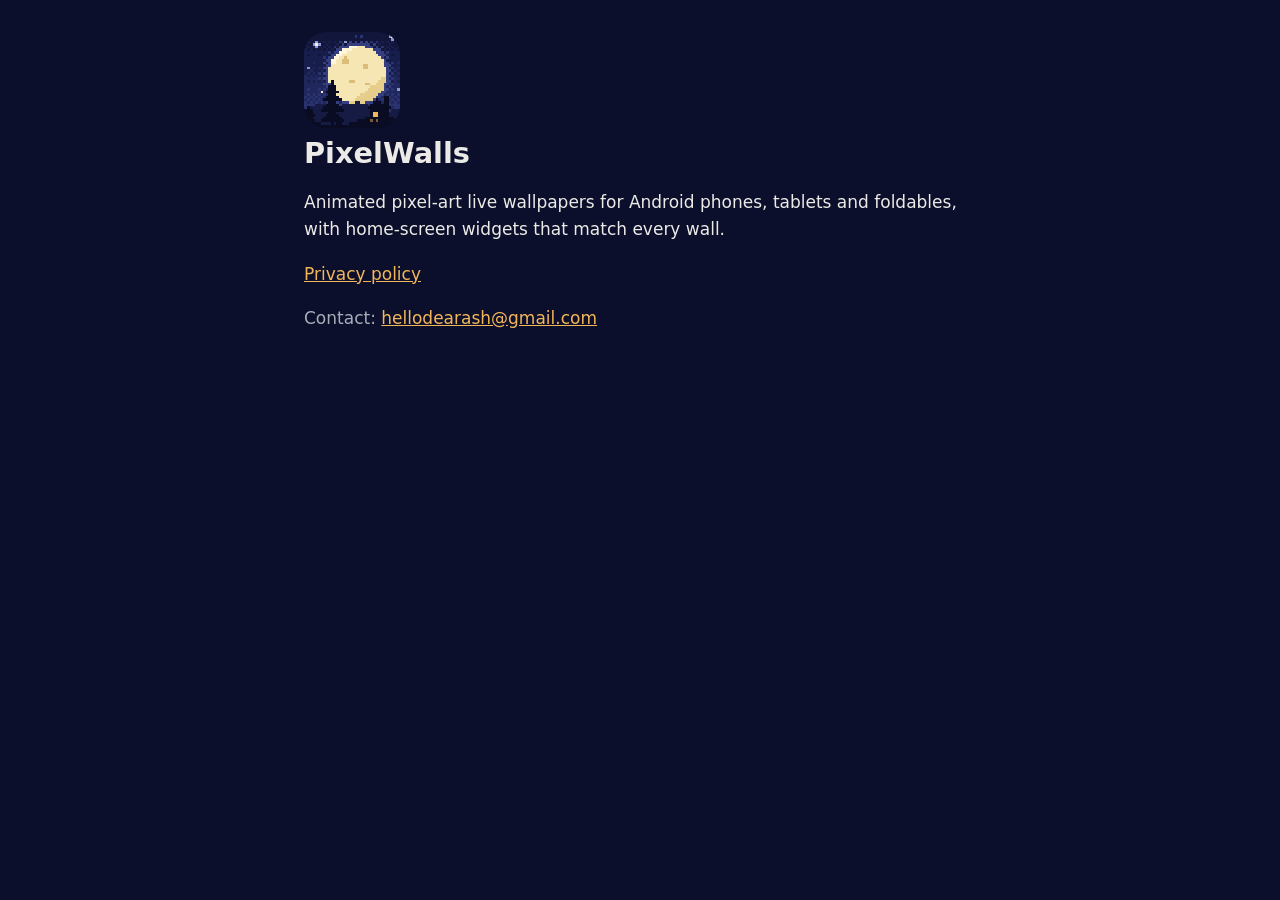
<file: index.html>
<!doctype html>
<html lang="en">
<head>
<meta charset="utf-8">
<meta name="viewport" content="width=device-width, initial-scale=1">
<title>PixelWalls</title>
<link rel="stylesheet" href="style.css">
</head>
<body>
<main>
<img class="icon" src="pixelwalls/icon.png" alt="">
<h1>PixelWalls</h1>
<p>Animated pixel-art live wallpapers for Android phones, tablets and foldables, with home-screen widgets that match every wall.</p>
<p><a href="pixelwalls/privacy.html">Privacy policy</a></p>
<p class="muted">Contact: <a href="mailto:hellodearash@gmail.com">hellodearash@gmail.com</a></p>
</main>
</body>
</html>
</file>
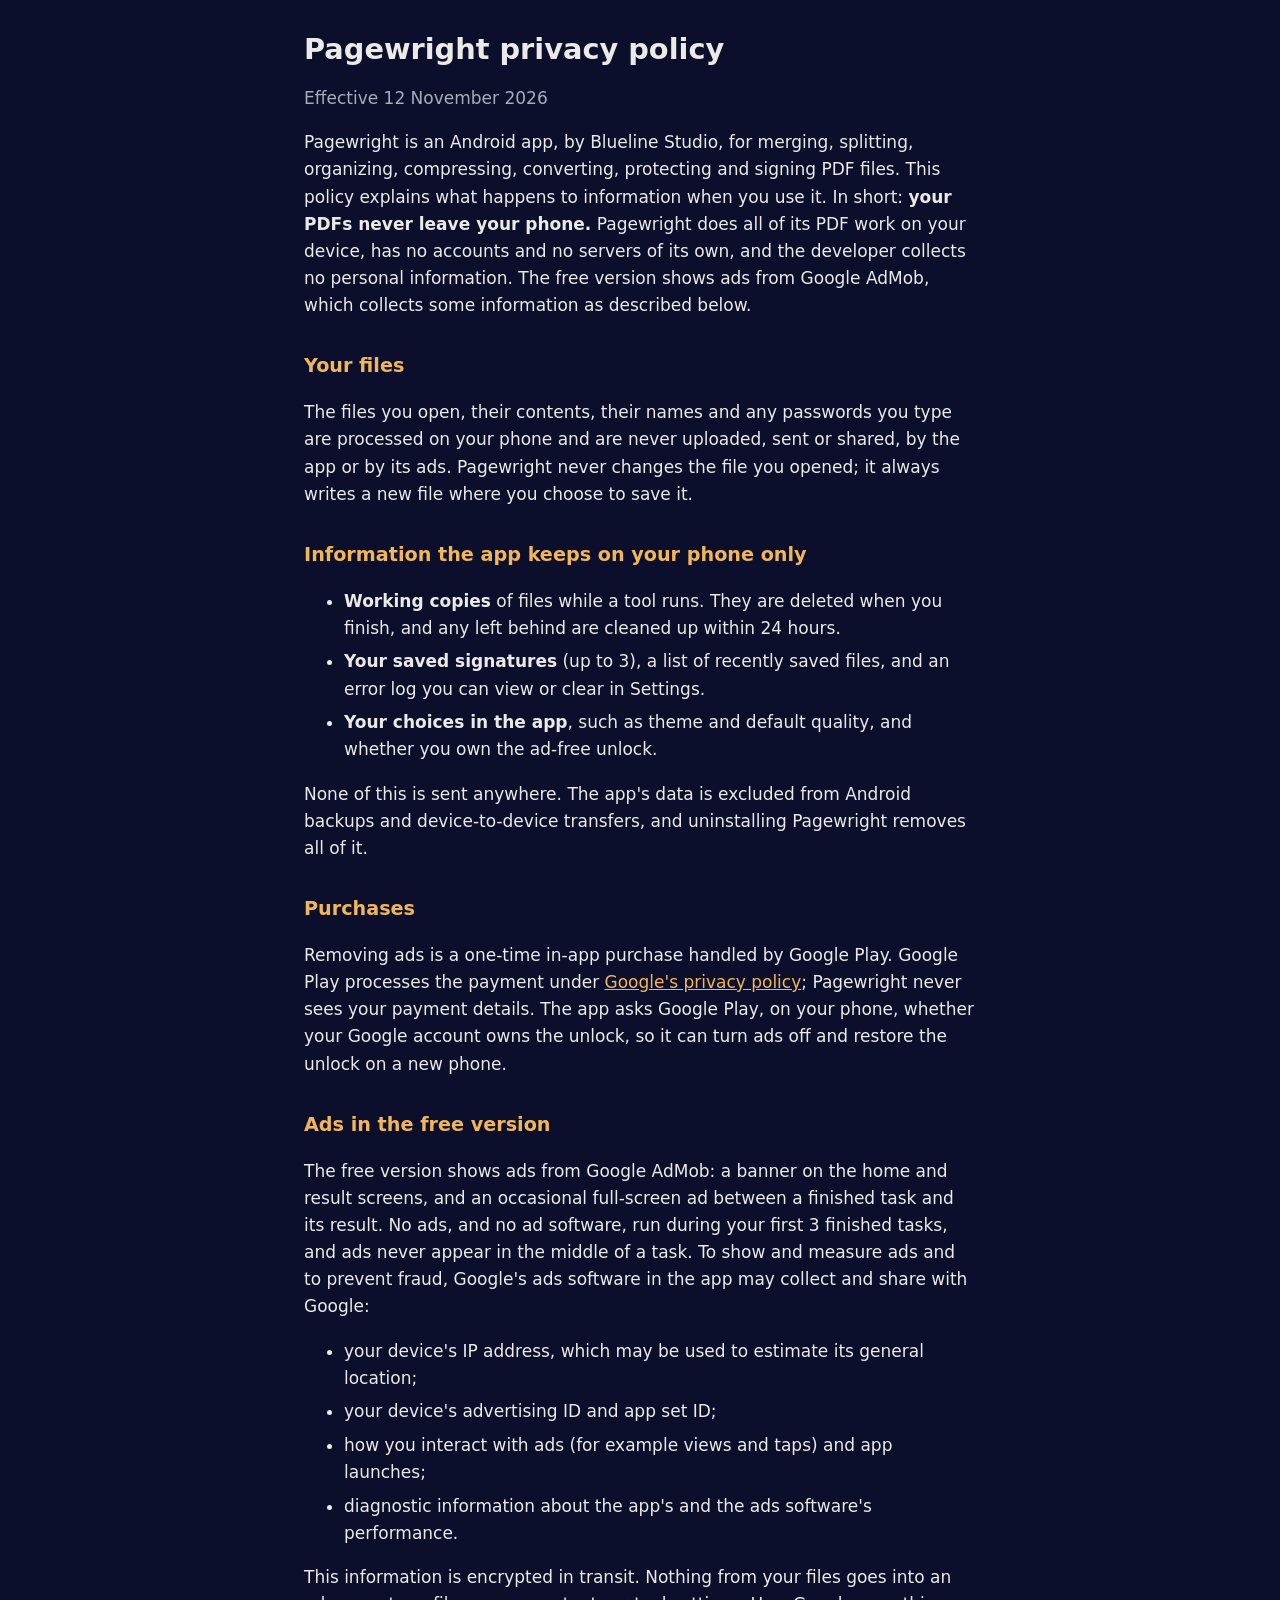
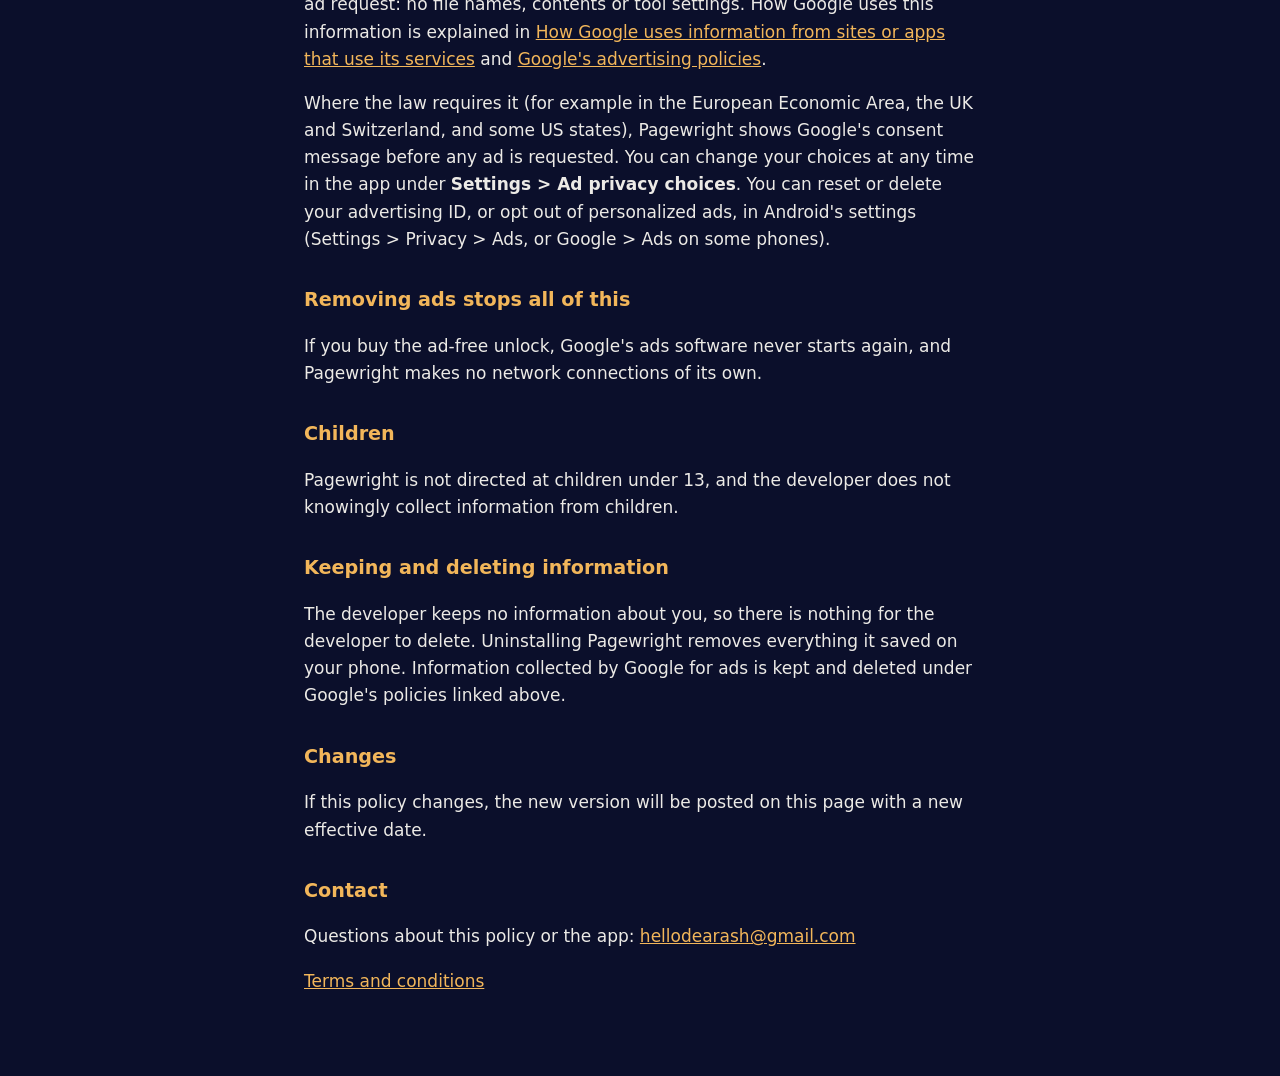
<file: pagewright/privacy.html>
<!doctype html>
<html lang="en">
<head>
<meta charset="utf-8">
<meta name="viewport" content="width=device-width, initial-scale=1">
<title>Pagewright privacy policy</title>
<link rel="stylesheet" href="../style.css">
</head>
<body>
<main>
<h1>Pagewright privacy policy</h1>
<p class="muted">Effective 12 November 2026</p>

<p>Pagewright is an Android app, by Blueline Studio, for merging, splitting, organizing, compressing, converting, protecting and signing PDF files. This policy explains what happens to information when you use it. In short: <strong>your PDFs never leave your phone.</strong> Pagewright does all of its PDF work on your device, has no accounts and no servers of its own, and the developer collects no personal information. The free version shows ads from Google AdMob, which collects some information as described below.</p>

<h2>Your files</h2>
<p>The files you open, their contents, their names and any passwords you type are processed on your phone and are never uploaded, sent or shared, by the app or by its ads. Pagewright never changes the file you opened; it always writes a new file where you choose to save it.</p>

<h2>Information the app keeps on your phone only</h2>
<ul>
<li><strong>Working copies</strong> of files while a tool runs. They are deleted when you finish, and any left behind are cleaned up within 24 hours.</li>
<li><strong>Your saved signatures</strong> (up to 3), a list of recently saved files, and an error log you can view or clear in Settings.</li>
<li><strong>Your choices in the app</strong>, such as theme and default quality, and whether you own the ad-free unlock.</li>
</ul>
<p>None of this is sent anywhere. The app's data is excluded from Android backups and device-to-device transfers, and uninstalling Pagewright removes all of it.</p>

<h2>Purchases</h2>
<p>Removing ads is a one-time in-app purchase handled by Google Play. Google Play processes the payment under <a href="https://policies.google.com/privacy">Google's privacy policy</a>; Pagewright never sees your payment details. The app asks Google Play, on your phone, whether your Google account owns the unlock, so it can turn ads off and restore the unlock on a new phone.</p>

<h2>Ads in the free version</h2>
<p>The free version shows ads from Google AdMob: a banner on the home and result screens, and an occasional full-screen ad between a finished task and its result. No ads, and no ad software, run during your first 3 finished tasks, and ads never appear in the middle of a task. To show and measure ads and to prevent fraud, Google's ads software in the app may collect and share with Google:</p>
<ul>
<li>your device's IP address, which may be used to estimate its general location;</li>
<li>your device's advertising ID and app set ID;</li>
<li>how you interact with ads (for example views and taps) and app launches;</li>
<li>diagnostic information about the app's and the ads software's performance.</li>
</ul>
<p>This information is encrypted in transit. Nothing from your files goes into an ad request: no file names, contents or tool settings. How Google uses this information is explained in <a href="https://policies.google.com/technologies/partner-sites">How Google uses information from sites or apps that use its services</a> and <a href="https://policies.google.com/technologies/ads">Google's advertising policies</a>.</p>
<p>Where the law requires it (for example in the European Economic Area, the UK and Switzerland, and some US states), Pagewright shows Google's consent message before any ad is requested. You can change your choices at any time in the app under <strong>Settings &gt; Ad privacy choices</strong>. You can reset or delete your advertising ID, or opt out of personalized ads, in Android's settings (Settings &gt; Privacy &gt; Ads, or Google &gt; Ads on some phones).</p>

<h2>Removing ads stops all of this</h2>
<p>If you buy the ad-free unlock, Google's ads software never starts again, and Pagewright makes no network connections of its own.</p>

<h2>Children</h2>
<p>Pagewright is not directed at children under 13, and the developer does not knowingly collect information from children.</p>

<h2>Keeping and deleting information</h2>
<p>The developer keeps no information about you, so there is nothing for the developer to delete. Uninstalling Pagewright removes everything it saved on your phone. Information collected by Google for ads is kept and deleted under Google's policies linked above.</p>

<h2>Changes</h2>
<p>If this policy changes, the new version will be posted on this page with a new effective date.</p>

<h2>Contact</h2>
<p>Questions about this policy or the app: <a href="mailto:hellodearash@gmail.com">hellodearash@gmail.com</a></p>
<p class="muted"><a href="terms.html">Terms and conditions</a></p>
</main>
</body>
</html>
</file>
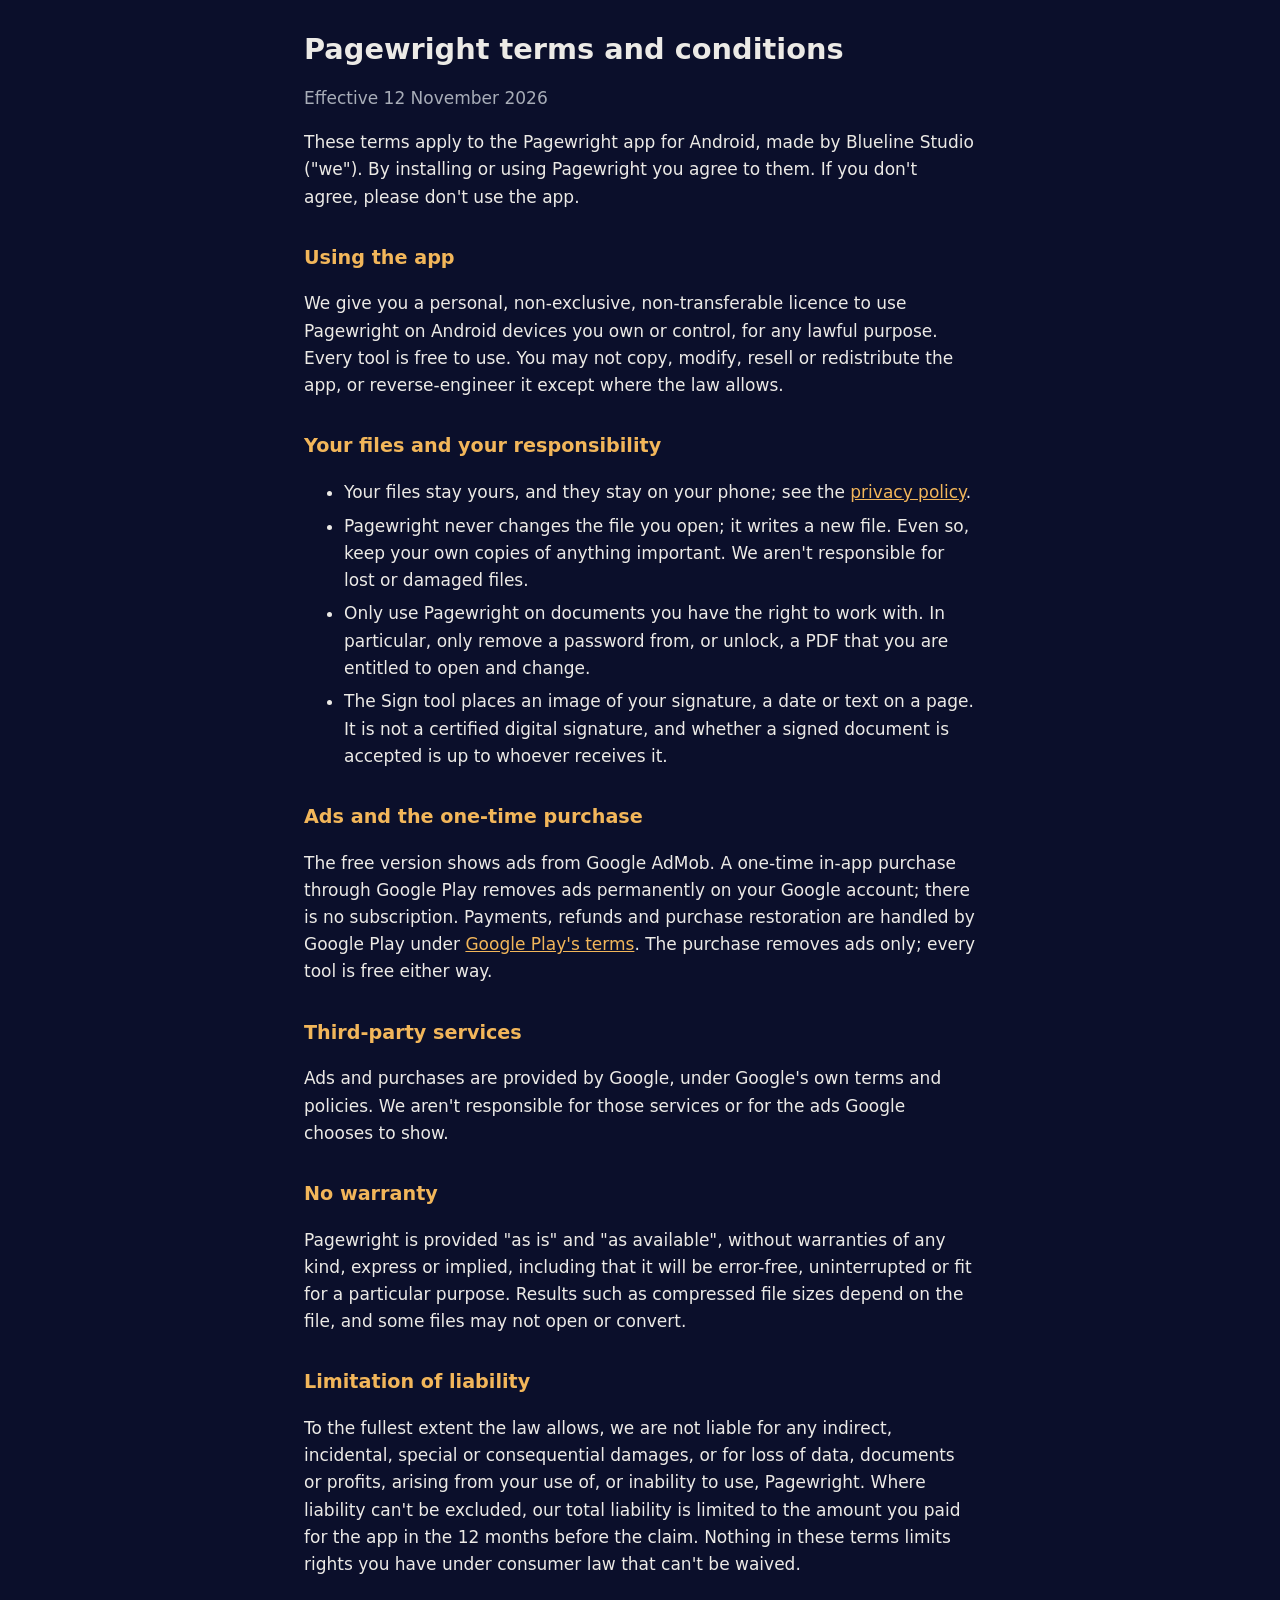
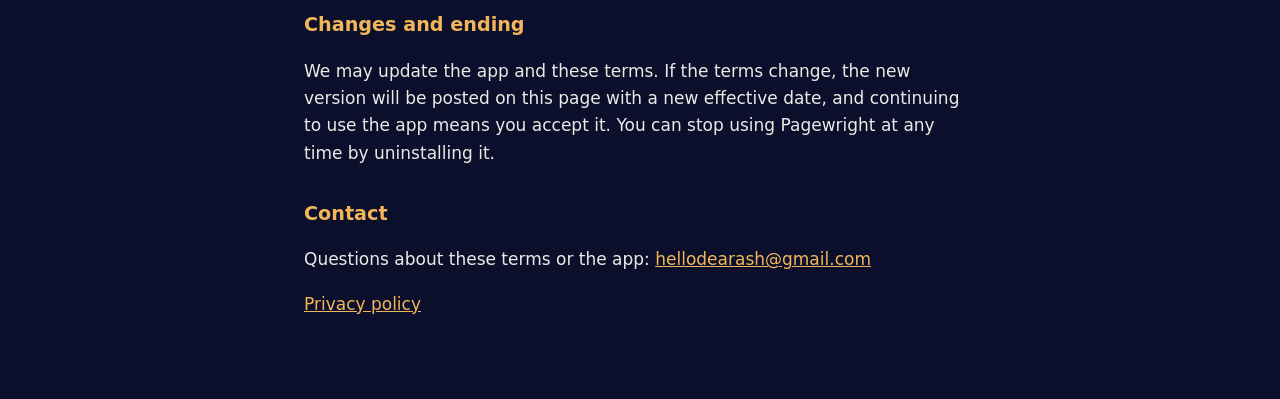
<file: pagewright/terms.html>
<!doctype html>
<html lang="en">
<head>
<meta charset="utf-8">
<meta name="viewport" content="width=device-width, initial-scale=1">
<title>Pagewright terms and conditions</title>
<link rel="stylesheet" href="../style.css">
</head>
<body>
<main>
<h1>Pagewright terms and conditions</h1>
<p class="muted">Effective 12 November 2026</p>

<p>These terms apply to the Pagewright app for Android, made by Blueline Studio ("we"). By installing or using Pagewright you agree to them. If you don't agree, please don't use the app.</p>

<h2>Using the app</h2>
<p>We give you a personal, non-exclusive, non-transferable licence to use Pagewright on Android devices you own or control, for any lawful purpose. Every tool is free to use. You may not copy, modify, resell or redistribute the app, or reverse-engineer it except where the law allows.</p>

<h2>Your files and your responsibility</h2>
<ul>
<li>Your files stay yours, and they stay on your phone; see the <a href="privacy.html">privacy policy</a>.</li>
<li>Pagewright never changes the file you open; it writes a new file. Even so, keep your own copies of anything important. We aren't responsible for lost or damaged files.</li>
<li>Only use Pagewright on documents you have the right to work with. In particular, only remove a password from, or unlock, a PDF that you are entitled to open and change.</li>
<li>The Sign tool places an image of your signature, a date or text on a page. It is not a certified digital signature, and whether a signed document is accepted is up to whoever receives it.</li>
</ul>

<h2>Ads and the one-time purchase</h2>
<p>The free version shows ads from Google AdMob. A one-time in-app purchase through Google Play removes ads permanently on your Google account; there is no subscription. Payments, refunds and purchase restoration are handled by Google Play under <a href="https://play.google.com/about/play-terms/">Google Play's terms</a>. The purchase removes ads only; every tool is free either way.</p>

<h2>Third-party services</h2>
<p>Ads and purchases are provided by Google, under Google's own terms and policies. We aren't responsible for those services or for the ads Google chooses to show.</p>

<h2>No warranty</h2>
<p>Pagewright is provided "as is" and "as available", without warranties of any kind, express or implied, including that it will be error-free, uninterrupted or fit for a particular purpose. Results such as compressed file sizes depend on the file, and some files may not open or convert.</p>

<h2>Limitation of liability</h2>
<p>To the fullest extent the law allows, we are not liable for any indirect, incidental, special or consequential damages, or for loss of data, documents or profits, arising from your use of, or inability to use, Pagewright. Where liability can't be excluded, our total liability is limited to the amount you paid for the app in the 12 months before the claim. Nothing in these terms limits rights you have under consumer law that can't be waived.</p>

<h2>Changes and ending</h2>
<p>We may update the app and these terms. If the terms change, the new version will be posted on this page with a new effective date, and continuing to use the app means you accept it. You can stop using Pagewright at any time by uninstalling it.</p>

<h2>Contact</h2>
<p>Questions about these terms or the app: <a href="mailto:hellodearash@gmail.com">hellodearash@gmail.com</a></p>
<p class="muted"><a href="privacy.html">Privacy policy</a></p>
</main>
</body>
</html>
</file>
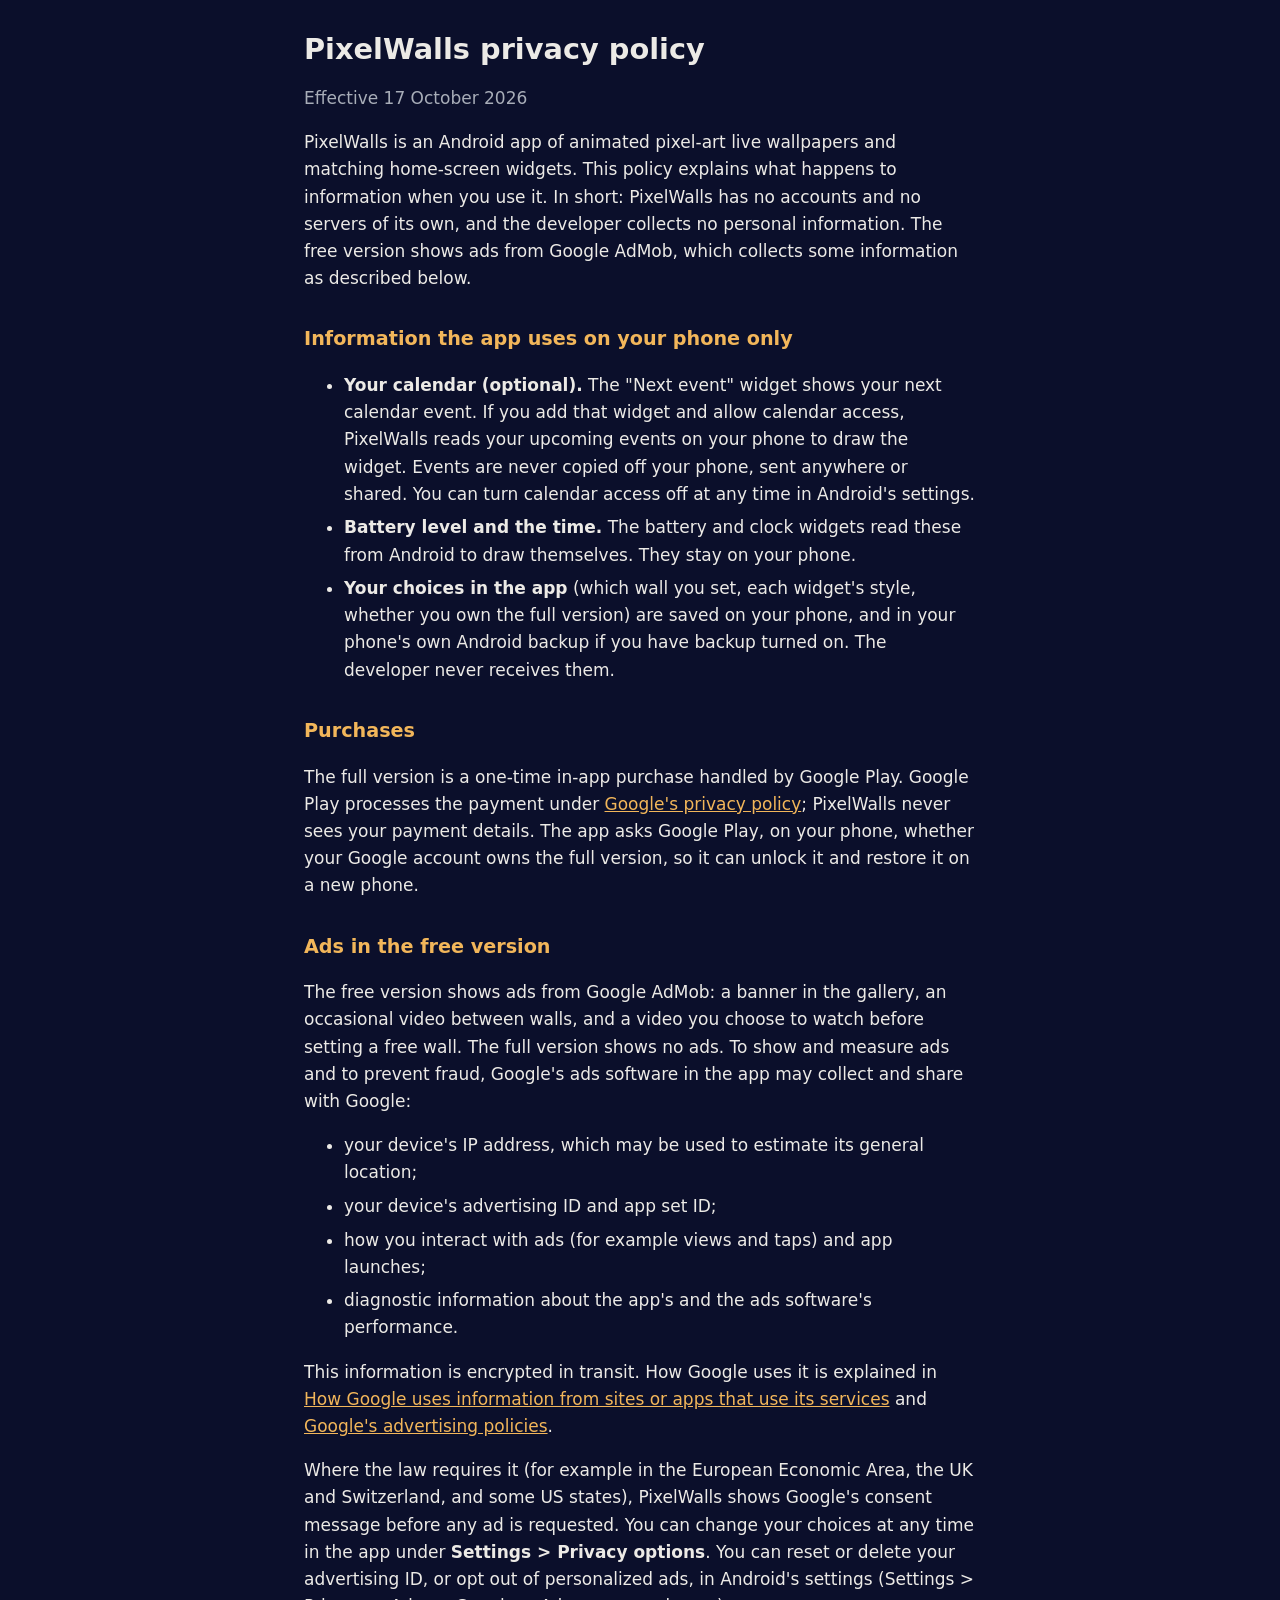
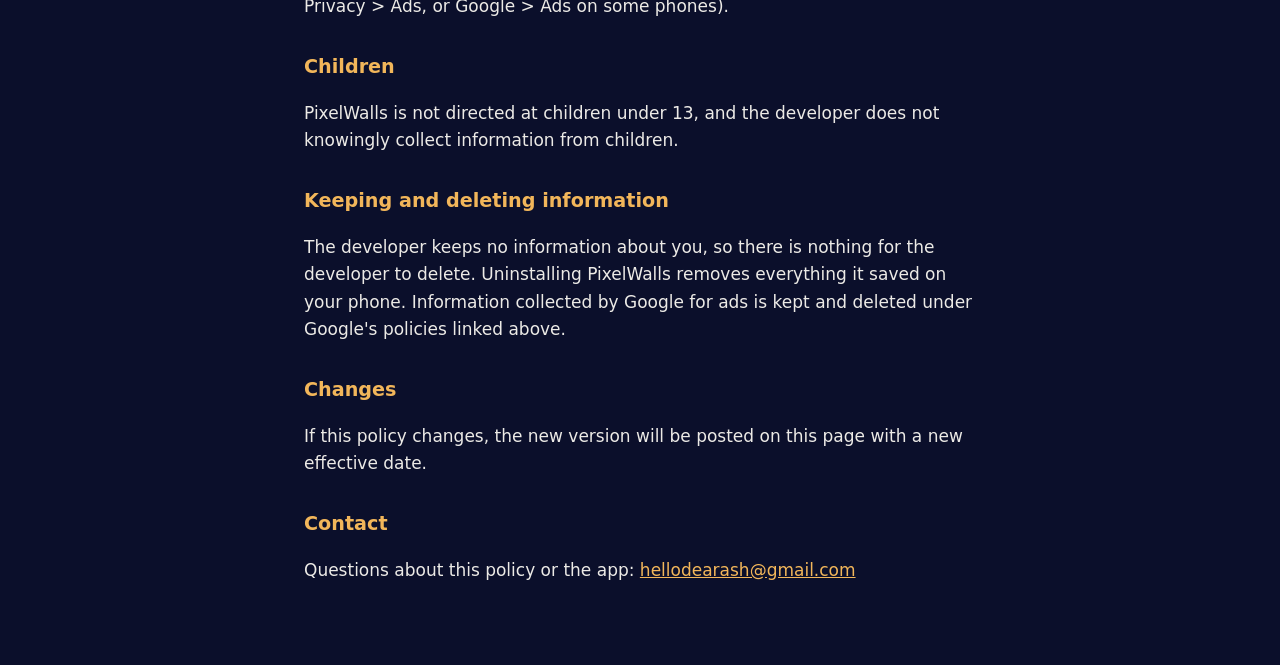
<file: pixelwalls/privacy.html>
<!doctype html>
<html lang="en">
<head>
<meta charset="utf-8">
<meta name="viewport" content="width=device-width, initial-scale=1">
<title>PixelWalls privacy policy</title>
<link rel="stylesheet" href="../style.css">
</head>
<body>
<main>
<h1>PixelWalls privacy policy</h1>
<p class="muted">Effective 17 October 2026</p>

<p>PixelWalls is an Android app of animated pixel-art live wallpapers and matching home-screen widgets. This policy explains what happens to information when you use it. In short: PixelWalls has no accounts and no servers of its own, and the developer collects no personal information. The free version shows ads from Google AdMob, which collects some information as described below.</p>

<h2>Information the app uses on your phone only</h2>
<ul>
<li><strong>Your calendar (optional).</strong> The "Next event" widget shows your next calendar event. If you add that widget and allow calendar access, PixelWalls reads your upcoming events on your phone to draw the widget. Events are never copied off your phone, sent anywhere or shared. You can turn calendar access off at any time in Android's settings.</li>
<li><strong>Battery level and the time.</strong> The battery and clock widgets read these from Android to draw themselves. They stay on your phone.</li>
<li><strong>Your choices in the app</strong> (which wall you set, each widget's style, whether you own the full version) are saved on your phone, and in your phone's own Android backup if you have backup turned on. The developer never receives them.</li>
</ul>

<h2>Purchases</h2>
<p>The full version is a one-time in-app purchase handled by Google Play. Google Play processes the payment under <a href="https://policies.google.com/privacy">Google's privacy policy</a>; PixelWalls never sees your payment details. The app asks Google Play, on your phone, whether your Google account owns the full version, so it can unlock it and restore it on a new phone.</p>

<h2>Ads in the free version</h2>
<p>The free version shows ads from Google AdMob: a banner in the gallery, an occasional video between walls, and a video you choose to watch before setting a free wall. The full version shows no ads. To show and measure ads and to prevent fraud, Google's ads software in the app may collect and share with Google:</p>
<ul>
<li>your device's IP address, which may be used to estimate its general location;</li>
<li>your device's advertising ID and app set ID;</li>
<li>how you interact with ads (for example views and taps) and app launches;</li>
<li>diagnostic information about the app's and the ads software's performance.</li>
</ul>
<p>This information is encrypted in transit. How Google uses it is explained in <a href="https://policies.google.com/technologies/partner-sites">How Google uses information from sites or apps that use its services</a> and <a href="https://policies.google.com/technologies/ads">Google's advertising policies</a>.</p>
<p>Where the law requires it (for example in the European Economic Area, the UK and Switzerland, and some US states), PixelWalls shows Google's consent message before any ad is requested. You can change your choices at any time in the app under <strong>Settings &gt; Privacy options</strong>. You can reset or delete your advertising ID, or opt out of personalized ads, in Android's settings (Settings &gt; Privacy &gt; Ads, or Google &gt; Ads on some phones).</p>

<h2>Children</h2>
<p>PixelWalls is not directed at children under 13, and the developer does not knowingly collect information from children.</p>

<h2>Keeping and deleting information</h2>
<p>The developer keeps no information about you, so there is nothing for the developer to delete. Uninstalling PixelWalls removes everything it saved on your phone. Information collected by Google for ads is kept and deleted under Google's policies linked above.</p>

<h2>Changes</h2>
<p>If this policy changes, the new version will be posted on this page with a new effective date.</p>

<h2>Contact</h2>
<p>Questions about this policy or the app: <a href="mailto:hellodearash@gmail.com">hellodearash@gmail.com</a></p>
</main>
</body>
</html>
</file>
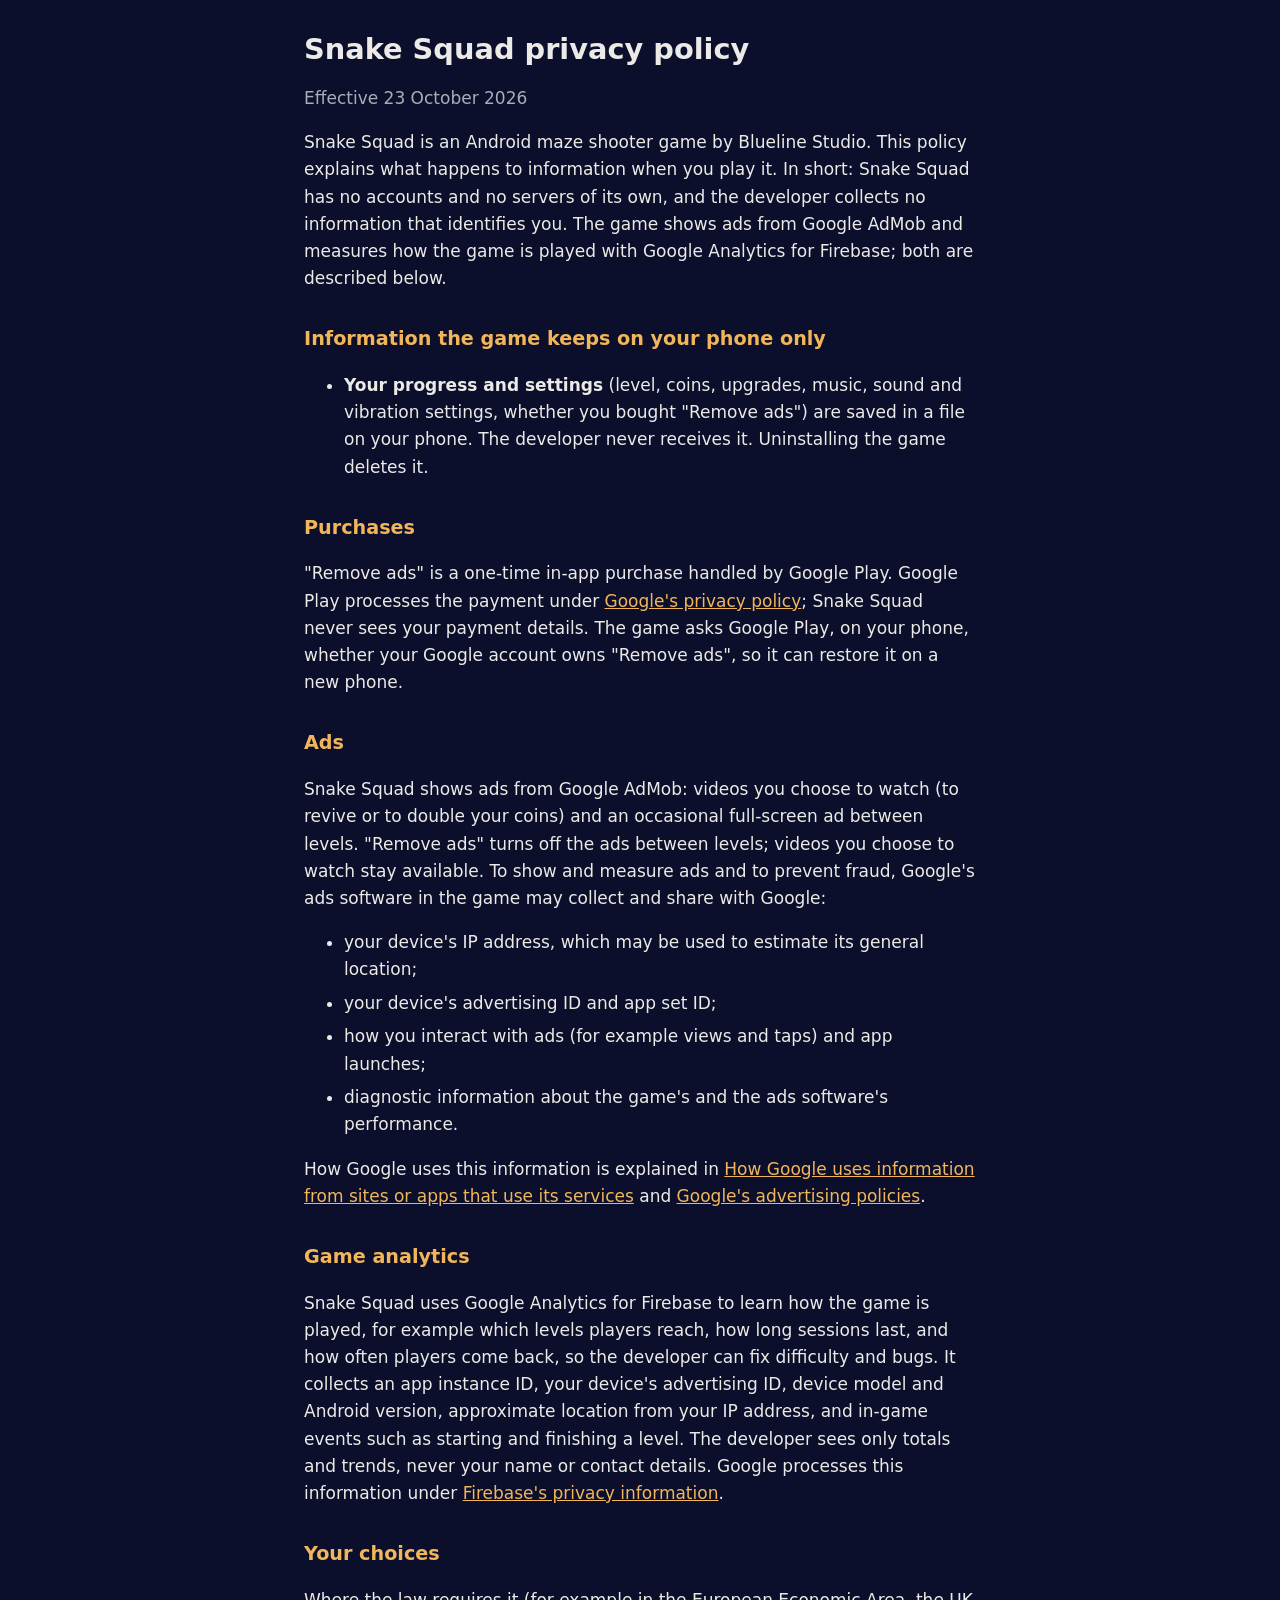
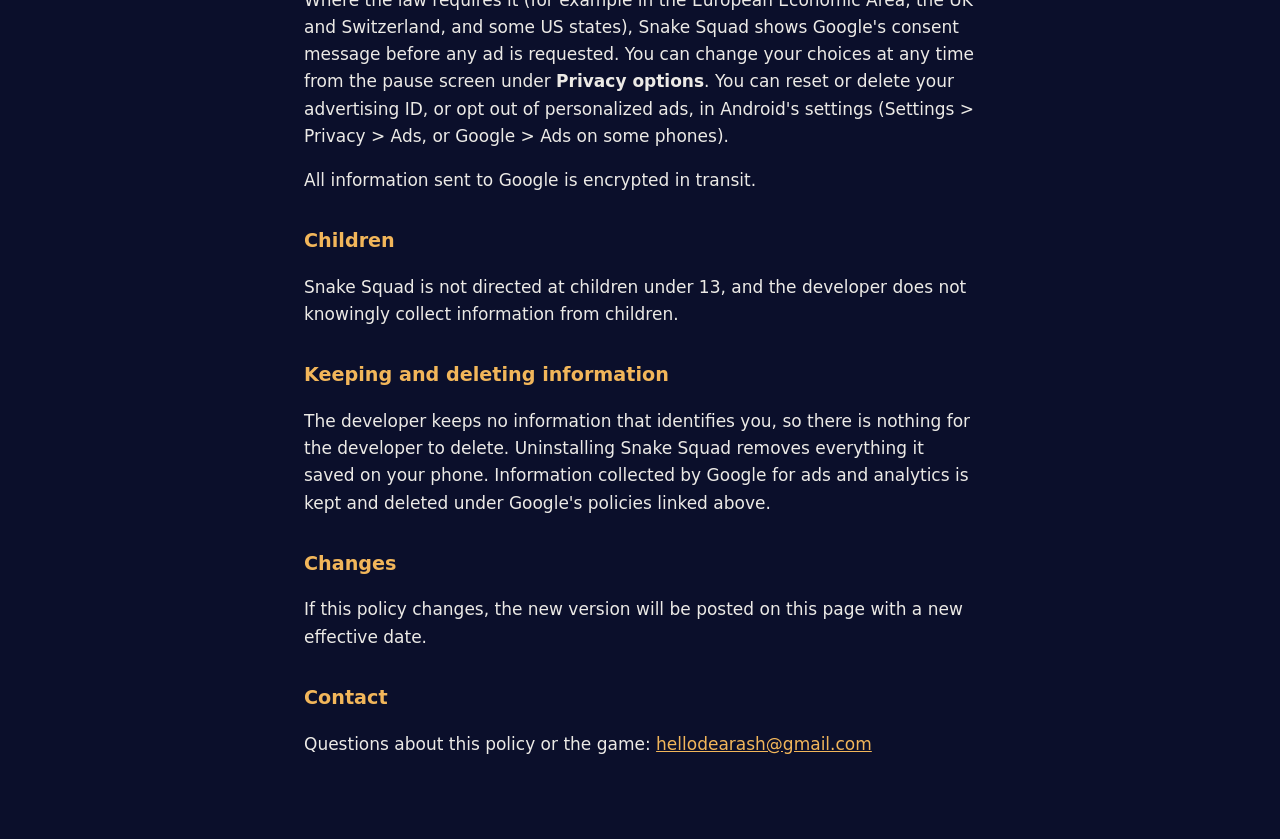
<file: snakesquad/privacy.html>
<!doctype html>
<html lang="en">
<head>
<meta charset="utf-8">
<meta name="viewport" content="width=device-width, initial-scale=1">
<title>Snake Squad privacy policy</title>
<link rel="stylesheet" href="../style.css">
</head>
<body>
<main>
<h1>Snake Squad privacy policy</h1>
<p class="muted">Effective 23 October 2026</p>

<p>Snake Squad is an Android maze shooter game by Blueline Studio. This policy explains what happens to information when you play it. In short: Snake Squad has no accounts and no servers of its own, and the developer collects no information that identifies you. The game shows ads from Google AdMob and measures how the game is played with Google Analytics for Firebase; both are described below.</p>

<h2>Information the game keeps on your phone only</h2>
<ul>
<li><strong>Your progress and settings</strong> (level, coins, upgrades, music, sound and vibration settings, whether you bought "Remove ads") are saved in a file on your phone. The developer never receives it. Uninstalling the game deletes it.</li>
</ul>

<h2>Purchases</h2>
<p>"Remove ads" is a one-time in-app purchase handled by Google Play. Google Play processes the payment under <a href="https://policies.google.com/privacy">Google's privacy policy</a>; Snake Squad never sees your payment details. The game asks Google Play, on your phone, whether your Google account owns "Remove ads", so it can restore it on a new phone.</p>

<h2>Ads</h2>
<p>Snake Squad shows ads from Google AdMob: videos you choose to watch (to revive or to double your coins) and an occasional full-screen ad between levels. "Remove ads" turns off the ads between levels; videos you choose to watch stay available. To show and measure ads and to prevent fraud, Google's ads software in the game may collect and share with Google:</p>
<ul>
<li>your device's IP address, which may be used to estimate its general location;</li>
<li>your device's advertising ID and app set ID;</li>
<li>how you interact with ads (for example views and taps) and app launches;</li>
<li>diagnostic information about the game's and the ads software's performance.</li>
</ul>
<p>How Google uses this information is explained in <a href="https://policies.google.com/technologies/partner-sites">How Google uses information from sites or apps that use its services</a> and <a href="https://policies.google.com/technologies/ads">Google's advertising policies</a>.</p>

<h2>Game analytics</h2>
<p>Snake Squad uses Google Analytics for Firebase to learn how the game is played, for example which levels players reach, how long sessions last, and how often players come back, so the developer can fix difficulty and bugs. It collects an app instance ID, your device's advertising ID, device model and Android version, approximate location from your IP address, and in-game events such as starting and finishing a level. The developer sees only totals and trends, never your name or contact details. Google processes this information under <a href="https://firebase.google.com/support/privacy">Firebase's privacy information</a>.</p>

<h2>Your choices</h2>
<p>Where the law requires it (for example in the European Economic Area, the UK and Switzerland, and some US states), Snake Squad shows Google's consent message before any ad is requested. You can change your choices at any time from the pause screen under <strong>Privacy options</strong>. You can reset or delete your advertising ID, or opt out of personalized ads, in Android's settings (Settings &gt; Privacy &gt; Ads, or Google &gt; Ads on some phones).</p>
<p>All information sent to Google is encrypted in transit.</p>

<h2>Children</h2>
<p>Snake Squad is not directed at children under 13, and the developer does not knowingly collect information from children.</p>

<h2>Keeping and deleting information</h2>
<p>The developer keeps no information that identifies you, so there is nothing for the developer to delete. Uninstalling Snake Squad removes everything it saved on your phone. Information collected by Google for ads and analytics is kept and deleted under Google's policies linked above.</p>

<h2>Changes</h2>
<p>If this policy changes, the new version will be posted on this page with a new effective date.</p>

<h2>Contact</h2>
<p>Questions about this policy or the game: <a href="mailto:hellodearash@gmail.com">hellodearash@gmail.com</a></p>
</main>
</body>
</html>
</file>
<file: style.css>
:root { color-scheme: dark; }
body { margin: 0; background: #0b0f2b; color: #eceae6; font: 17px/1.6 system-ui, -apple-system, "Segoe UI", Roboto, sans-serif; }
main { max-width: 42rem; margin: 0 auto; padding: 2rem 1rem 4rem; }
h1 { font-size: 1.8rem; line-height: 1.25; margin: 0 0 .25rem; }
h2 { font-size: 1.2rem; margin: 2rem 0 .5rem; color: #f2b65a; }
a { color: #f2b65a; }
.muted { color: #a8adb8; }
img.icon { width: 96px; height: 96px; border-radius: 22px; image-rendering: pixelated; }
li { margin: .4rem 0; }
</file>
